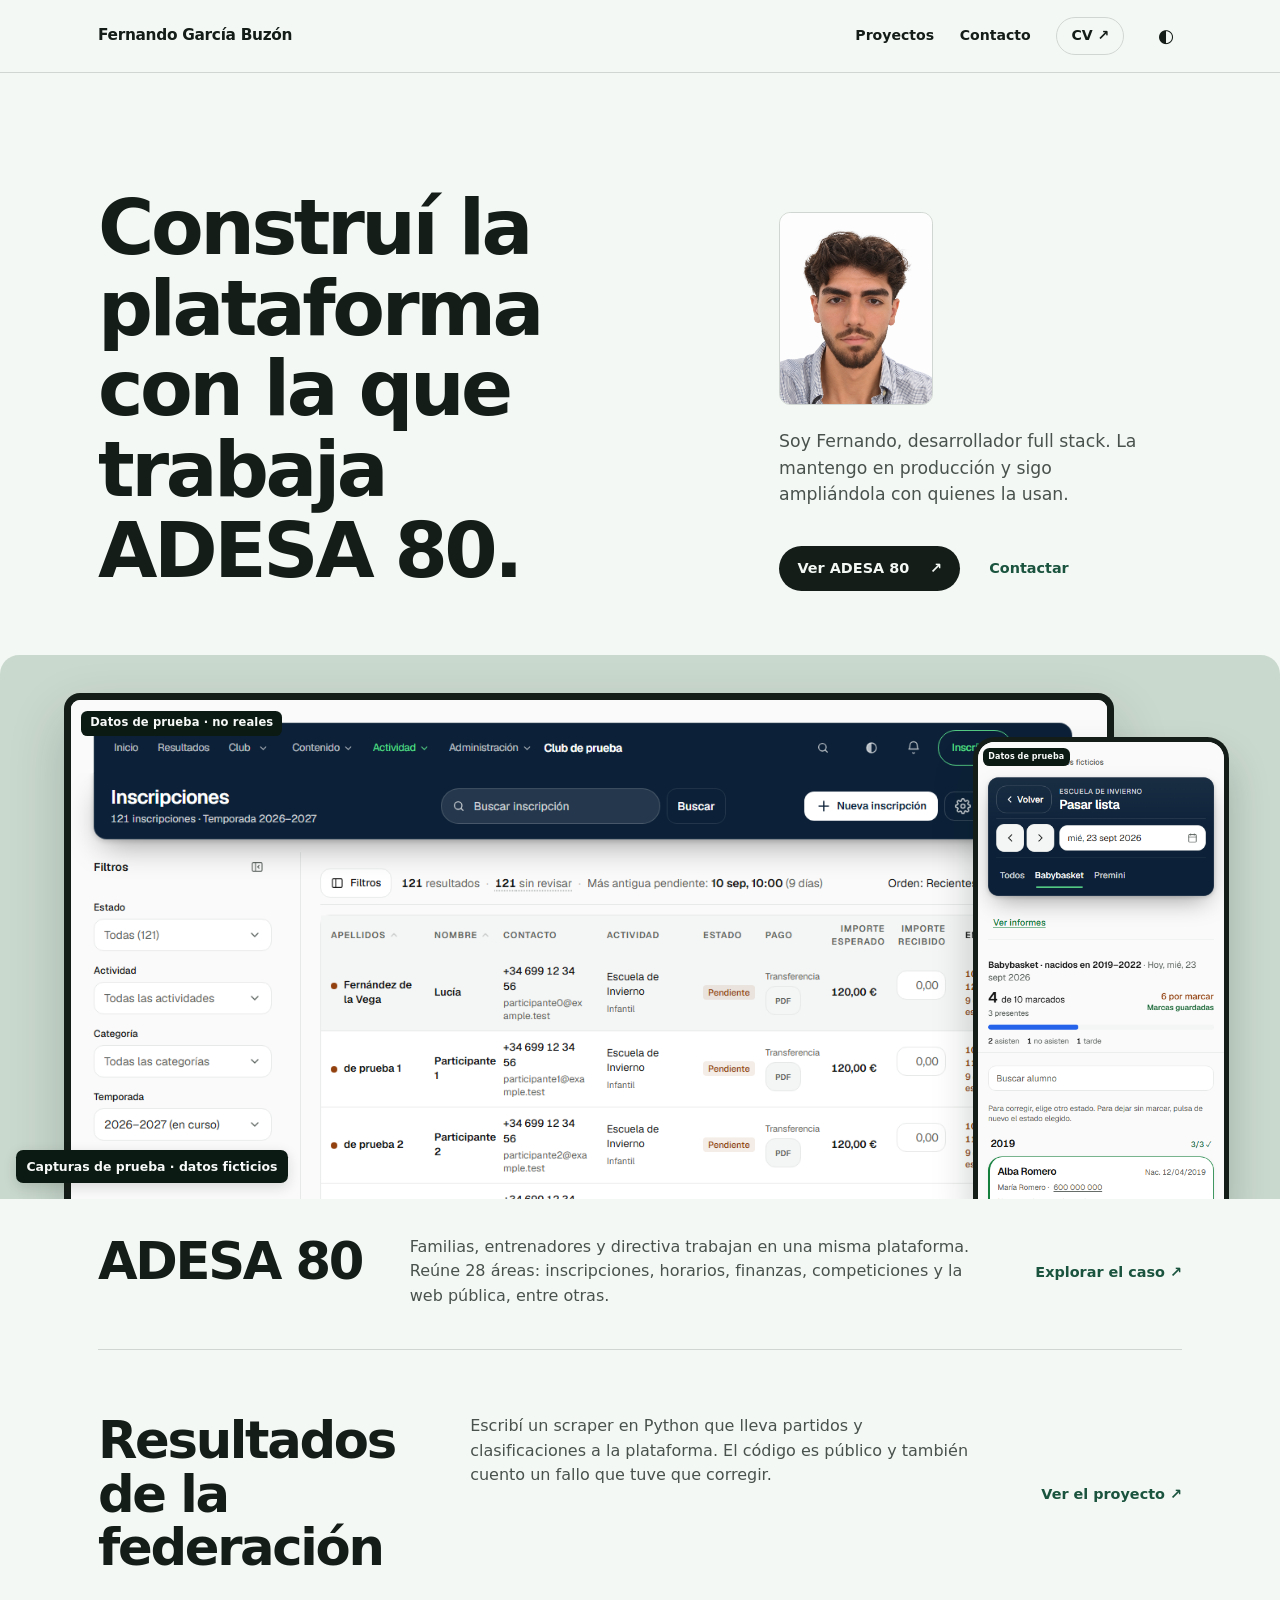
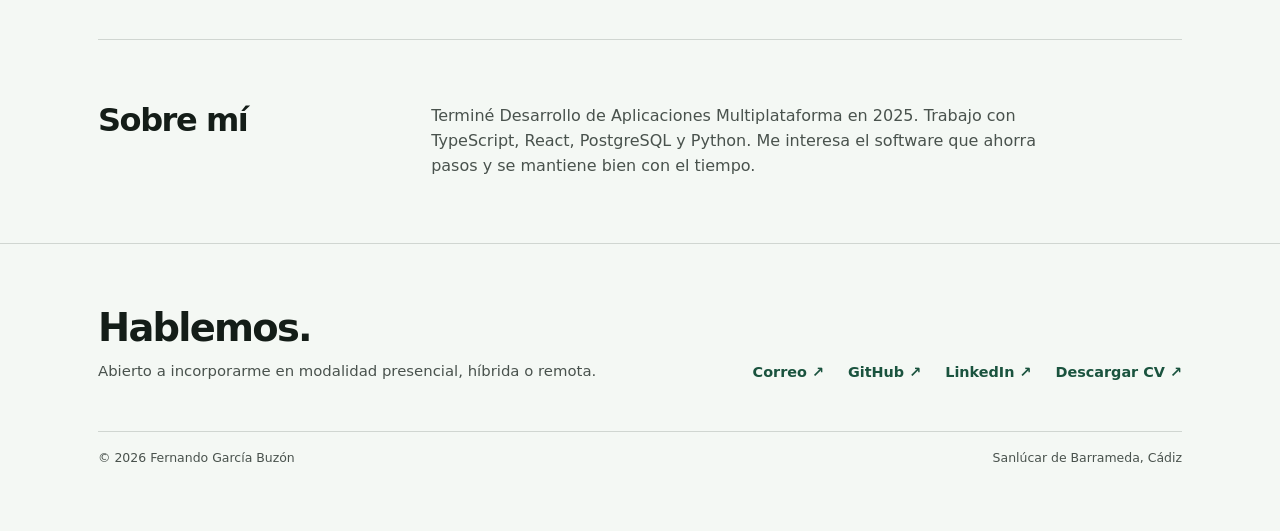
<file: index.html>
<!doctype html>
<html lang="es">
<head>
  <meta charset="utf-8">
  <meta name="viewport" content="width=device-width, initial-scale=1">
  <title>Fernando García Buzón · Desarrollador full stack</title>
  <meta name="description" content="Desarrollo y mantengo ADESA 80, una plataforma en producción para familias, entrenadores y directiva. Proyectos, código y contacto de Fernando García Buzón.">
  <link rel="canonical" href="https://fernandogbuzon.github.io/mi-portfolio/">
  <link rel="icon" href="marca/favicon.svg" type="image/svg+xml">
  <meta property="og:type" content="profile">
  <meta property="og:locale" content="es_ES">
  <meta property="og:url" content="https://fernandogbuzon.github.io/mi-portfolio/">
  <meta property="og:title" content="Fernando García Buzón · Desarrollador full stack">
  <meta property="og:description" content="Construí y mantengo la plataforma con la que trabaja ADESA 80.">
  <meta property="og:image" content="https://fernandogbuzon.github.io/mi-portfolio/marca/og.png?v=2">
  <meta name="twitter:card" content="summary_large_image">
  <link rel="stylesheet" href="css/portfolio.css?v=2">
  <script>try{var t=localStorage.getItem('tema');if(t==='claro'||t==='noche')document.documentElement.dataset.tema=t}catch(e){}</script>
  <script src="js/portfolio.js?v=1" defer></script>
</head>
<body>
  <a class="salto" href="#contenido">Saltar al contenido</a>
  <header class="cabecera">
    <div class="envoltura cabecera__interior">
      <a class="marca" href="index.html" aria-label="Fernando García Buzón, inicio">Fernando García Buzón</a>
      <nav class="navegacion" aria-label="Principal">
        <a href="#proyectos">Proyectos</a>
        <a href="#contacto">Contacto</a>
        <a class="cv-enlace" href="cv-fernando-garcia-buzon.pdf" download>CV ↗</a>
        <button class="tema" type="button" data-tema-boton aria-label="Cambiar tema" title="Cambiar tema">◐</button>
      </nav>
    </div>
  </header>

  <main id="contenido">
    <section class="envoltura hero" aria-labelledby="presentacion">
      <h1 id="presentacion">Construí la plataforma con la que trabaja ADESA 80.</h1>
      <div class="hero__presentacion">
        <img class="hero__retrato" src="media/fernando-garcia-buzon.png" width="1121" height="1403" alt="Retrato de Fernando García Buzón" decoding="async">
        <p>Soy Fernando, desarrollador full stack. La mantengo en producción y sigo ampliándola con quienes la usan.</p>
        <div class="acciones">
          <a class="boton" href="casos/adesa-digital.html">Ver ADESA 80 <span aria-hidden="true">↗</span></a>
          <a class="enlace-texto" href="mailto:fernandogbuzon@gmail.com?subject=Hola%20Fernando">Contactar</a>
        </div>
      </div>
    </section>

    <div class="escena" aria-label="Pantallas de la plataforma con datos ficticios">
      <div class="escena__escritorio">
        <span class="captura__aviso">Datos de prueba · no reales</span>
        <img src="media/adesa/inscripciones-demo.png" width="1280" height="800" alt="Bandeja de inscripciones de un club de prueba, con nombres y correos ficticios" fetchpriority="high">
      </div>
      <div class="escena__movil">
        <span class="captura__aviso">Datos de prueba</span>
        <img src="media/adesa/pase-lista-demo.png" width="390" height="2641" alt="Pase de lista móvil de la Escuela de Invierno con alumnado ficticio" fetchpriority="high">
      </div>
      <span class="aviso-global">Capturas de prueba · datos ficticios</span>
    </div>

    <div class="envoltura">
      <section class="proyecto-principal" id="proyectos" aria-labelledby="adesa-titulo">
        <h2 id="adesa-titulo">ADESA 80</h2>
        <p>Familias, entrenadores y directiva trabajan en una misma plataforma. Reúne 28 áreas: inscripciones, horarios, finanzas, competiciones y la web pública, entre otras.</p>
        <a class="enlace-texto" href="casos/adesa-digital.html#modulos">Explorar el caso ↗</a>
      </section>

      <section class="proyecto-secundario" aria-labelledby="scraper-titulo">
        <h2 id="scraper-titulo">Resultados de la federación</h2>
        <p>Escribí un scraper en Python que lleva partidos y clasificaciones a la plataforma. El código es público y también cuento un fallo que tuve que corregir.</p>
        <a class="enlace-texto" href="casos/fab-cadiz-scraper.html">Ver el proyecto ↗</a>
      </section>

      <section class="sobre-mi" id="sobre-mi" aria-labelledby="sobre-mi-titulo">
        <h2 id="sobre-mi-titulo">Sobre mí</h2>
        <p>Terminé Desarrollo de Aplicaciones Multiplataforma en 2025. Trabajo con TypeScript, React, PostgreSQL y Python. Me interesa el software que ahorra pasos y se mantiene bien con el tiempo.</p>
      </section>
    </div>
  </main>

  <footer class="pie" id="contacto">
    <div class="envoltura">
      <div class="pie__principal">
        <div>
          <h2>Hablemos.</h2>
          <p>Abierto a incorporarme en modalidad presencial, híbrida o remota.</p>
        </div>
        <div class="pie__enlaces">
          <a class="enlace-texto" href="mailto:fernandogbuzon@gmail.com?subject=Hola%20Fernando">Correo ↗</a>
          <a class="enlace-texto" href="https://github.com/Fernandogbuzon" target="_blank" rel="noopener">GitHub ↗</a>
          <a class="enlace-texto" href="https://www.linkedin.com/in/fernando-garc%C3%ADa-buz%C3%B3n-02939328b/" target="_blank" rel="noopener">LinkedIn ↗</a>
          <a class="enlace-texto" href="cv-fernando-garcia-buzon.pdf" download>Descargar CV ↗</a>
        </div>
      </div>
      <div class="pie__base"><span>© <span data-anio>2026</span> Fernando García Buzón</span><span>Sanlúcar de Barrameda, Cádiz</span></div>
    </div>
  </footer>
</body>
</html>
</file>
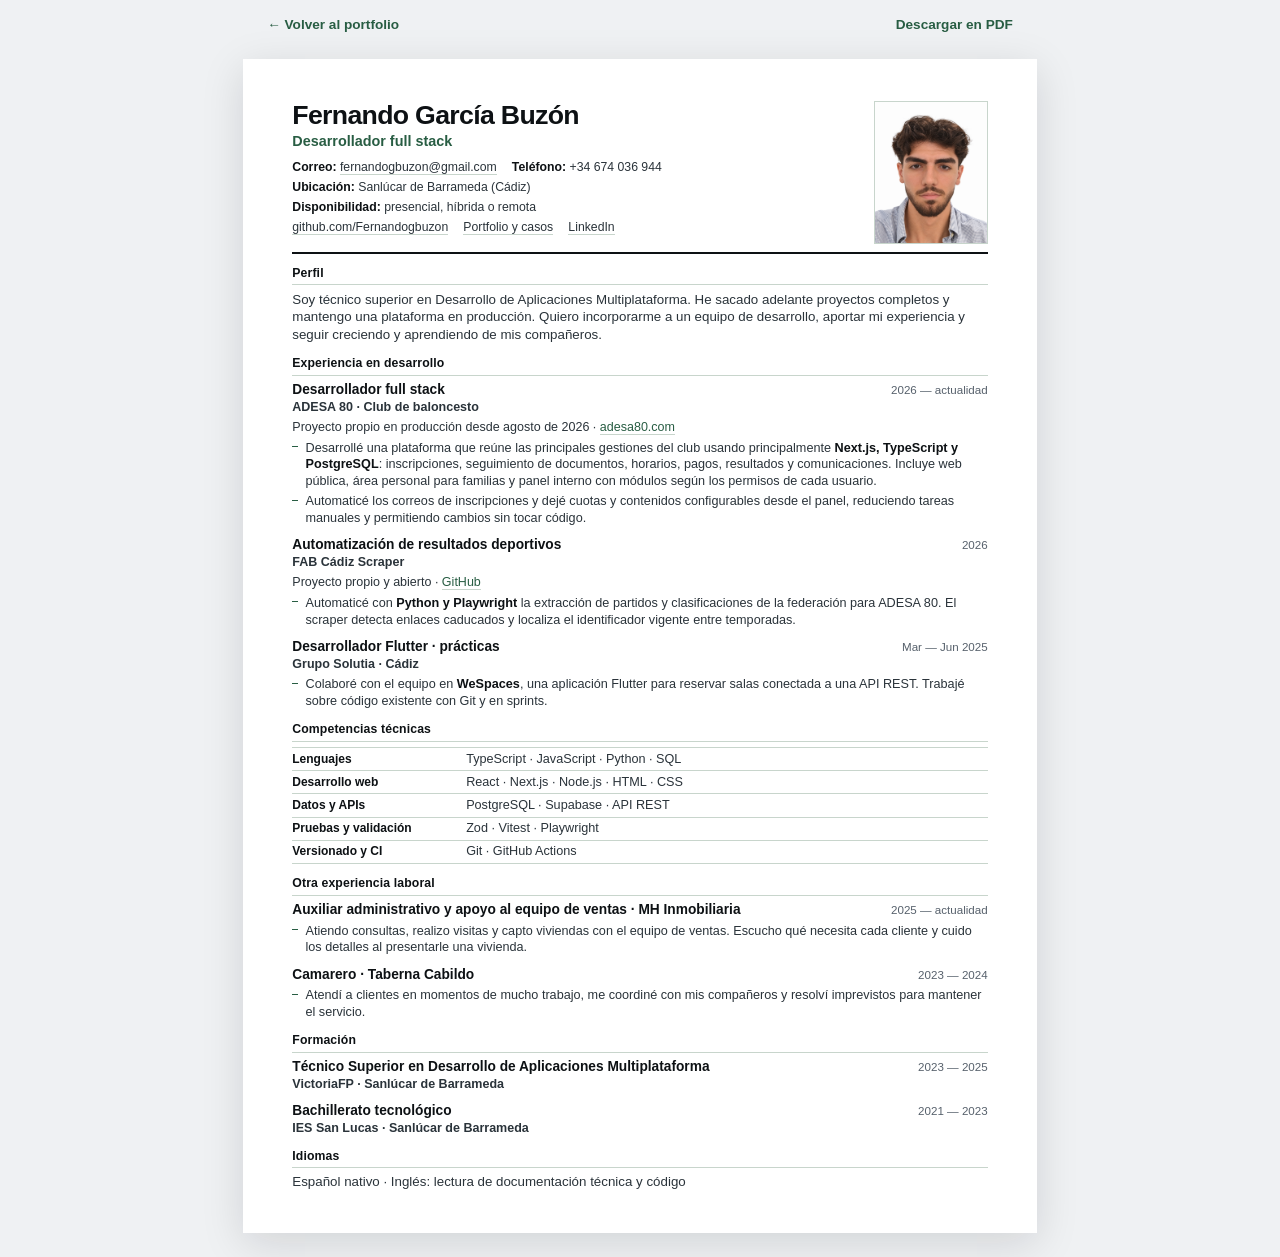
<file: cv.html>
<!doctype html>
<html lang="es">
<head>
<meta charset="utf-8">
<meta name="viewport" content="width=device-width, initial-scale=1">
<title>Fernando García Buzón · Desarrollador full stack</title>
<meta name="description" content="Currículum de Fernando García Buzón, desarrollador full stack de aplicaciones de negocio y datos.">
<link rel="icon" href="marca/favicon.svg" type="image/svg+xml">
<meta name="robots" content="index, follow">

<style>
/* ============================================================
   CV · una página A4, pensada primero para imprimirse.
   Misma tinta y misma letra que el sitio, sin la retícula ni el
   cajetín: en papel esos recursos estorban a quien tiene prisa.
   Un CV lo lee una persona con prisa y, antes que ella, a veces
   un filtro automático. Una sola columna, texto seleccionable,
   nada de iconos que sustituyan palabras.
   ============================================================ */

/* Paleta del portfolio y fuentes estándar para imprimir y extraer el texto. */
:root{
  --tinta:#0D1114;
  --tinta-suave:#2A333A;
  --tinta-tenue:#57616C;
  --regla:#C8D5CC;
  --acento:#285D43;
  --papel:#FFFFFF;
  --texto:Arial,'Helvetica Neue',sans-serif;
  --dato:Consolas,'Courier New',monospace;
}

*,*::before,*::after{box-sizing:border-box;margin:0;padding:0}

body{
  font-family:var(--texto);
  color:var(--tinta-suave);
  background:#EFF1F3;
  line-height:1.33;
  font-size:10pt;
  -webkit-font-smoothing:antialiased;
}

.hoja{
  background:var(--papel);
  width:210mm;
  min-height:297mm;
  margin:1.5rem auto;
  padding:11mm 13mm;
  box-shadow:0 10px 40px rgba(13,17,20,.13);
}

/* ---------- Cabecera ---------- */

.cab{
  display:grid;grid-template-columns:minmax(0,1fr) 30mm;column-gap:5mm;
  min-height:38mm;border-bottom:1.5pt solid var(--tinta);
  padding-bottom:2mm;margin-bottom:3mm;
}
.cab__datos{min-width:0}
.foto-slot{
  grid-column:2;grid-row:1;width:30mm;height:38mm;justify-self:end;
  border:.6pt solid var(--regla);
  overflow:hidden;
}
.foto-slot img{display:block;width:100%;height:100%;object-fit:cover;object-position:center}
.cab h1{
  font-size:20pt;font-weight:700;color:var(--tinta);
  letter-spacing:-.025em;line-height:1.05;margin-bottom:1mm;
}
.rol{font-size:10.8pt;font-weight:600;color:var(--acento);margin-bottom:2mm}

.contacto{
  display:grid;gap:1mm;
  font-size:9.2pt;color:var(--tinta-suave);
}
.contacto__grupo{display:flex;flex-wrap:wrap;gap:1mm 4mm}
.contacto span{white-space:nowrap}
.contacto a{color:var(--tinta-suave);text-decoration:none;border-bottom:.4pt solid var(--regla)}
.contacto b{color:var(--tinta);font-weight:600}

/* ---------- Secciones ---------- */

section{margin-bottom:3mm}
section:last-child{margin-bottom:0}

h2{
  font-family:var(--texto);
  font-size:9.2pt;font-weight:700;color:var(--tinta);
  letter-spacing:.01em;
  padding-bottom:.8mm;margin-bottom:1.4mm;
  border-bottom:.6pt solid var(--regla);
}

.perfil{font-size:10pt;color:var(--tinta-suave);max-width:none}
.perfil b{color:var(--tinta);font-weight:600}

/* ---------- Entradas ---------- */

.entrada{margin-bottom:2.5mm;break-inside:avoid}
.entrada:last-child{margin-bottom:0}

.linea1{display:flex;justify-content:space-between;align-items:baseline;gap:4mm}
.entrada h3{font-size:10.3pt;font-weight:600;color:var(--tinta);line-height:1.3}
.cuando{
  font-family:var(--texto);
  font-size:8.7pt;color:var(--tinta-tenue);white-space:nowrap;
  font-variant-numeric:tabular-nums;
}
.donde{font-size:9.2pt;color:var(--acento);font-weight:600;margin-bottom:1mm}
.entrada p{font-size:9.4pt;color:var(--tinta-suave)}
.entrada ul{list-style:none;margin-top:1mm}
.entrada li{font-size:9.5pt;padding-left:3.5mm;position:relative;margin-bottom:.8mm}
.entrada li::before{
  content:"";position:absolute;left:0;top:1.75mm;
  width:1.6mm;height:.5pt;background:var(--acento);
}
.entrada li b{color:var(--tinta);font-weight:600}

/* ---------- Stack ---------- */

.stack{display:grid;border-top:.5pt solid var(--regla)}
.nivel{
  display:grid;grid-template-columns:42mm minmax(0,1fr);gap:4mm;
  align-items:baseline;break-inside:avoid;padding:.7mm 0;
  border-bottom:.5pt solid var(--regla);
}
.nivel dt{
  font-size:9pt;font-weight:600;color:var(--tinta);
}
.nivel dd{font-size:9.5pt;color:var(--tinta-suave)}
.nivel .apunte{display:block;font-size:8pt;color:var(--tinta-tenue);font-weight:400;text-transform:none;letter-spacing:0;margin-top:.3mm}

/* ---------- Experiencia adicional ---------- */
.matiz{font-size:8.7pt;color:var(--tinta-tenue);margin-top:.4mm}
.matiz a{color:var(--acento);text-decoration:none;border-bottom:.4pt solid var(--regla)}

/* ---------- Barra de la web (no se imprime) ---------- */

.barra{
  max-width:210mm;margin:0 auto;padding:1rem 1.5rem 0;
  display:flex;justify-content:space-between;align-items:center;gap:1rem;flex-wrap:wrap;
  font-size:.85rem;
}
.barra a{
  color:var(--acento);font-weight:600;text-decoration:none;
  border-bottom:1px solid transparent;
}
.barra a:hover{border-color:var(--acento)}

/* ---------- Impresión ---------- */

@page{size:A4;margin:0}

@media print{
  body{background:#fff;font-size:10pt}
  .hoja{
    width:auto;min-height:auto;margin:0;
    padding:5mm 12mm;box-shadow:none;
  }
  section{margin-bottom:1.4mm}
  .entrada{margin-bottom:1.5mm}
  .entrada li{margin-bottom:.5mm}
  .barra{display:none}
  a{text-decoration:none}
}

@media screen and (max-width:230mm){
  .hoja{width:auto;max-width:100%;margin:0;padding:7vw 6vw;box-shadow:none}
  body{background:#fff}
  .cab{grid-template-columns:minmax(0,1fr) 27mm;column-gap:4mm;min-height:0}
  .cab__datos{display:contents}
  .cab__identidad{grid-column:1;grid-row:1}
  .contacto{grid-column:1 / -1;grid-row:2;margin-top:2mm}
  .foto-slot{grid-column:2;grid-row:1;width:27mm;height:34mm}
  .linea1{flex-direction:column;gap:0}
  .nivel{grid-template-columns:1fr;gap:.5mm}
}
</style>
</head>
<body>

<div class="barra">
  <a href="index.html">← Volver al portfolio</a>
  <a href="cv-fernando-garcia-buzon.pdf" download>Descargar en PDF</a>
</div>

<div class="hoja">

  <header class="cab">
    <div class="cab__datos">
      <div class="cab__identidad">
        <h1>Fernando García Buzón</h1>
        <p class="rol">Desarrollador full stack</p>
      </div>
      <div class="contacto">
        <div class="contacto__grupo">
          <span><b>Correo:</b> <a href="mailto:fernandogbuzon@gmail.com">fernandogbuzon@gmail.com</a></span>
          <span><b>Teléfono:</b> +34 674 036 944</span>
          <span><b>Ubicación:</b> Sanlúcar de Barrameda (Cádiz)</span>
        </div>
        <div class="contacto__grupo">
          <span><b>Disponibilidad:</b> presencial, híbrida o remota</span>
        </div>
        <div class="contacto__grupo">
          <span><a href="https://github.com/Fernandogbuzon">github.com/Fernandogbuzon</a></span>
          <span><a href="https://fernandogbuzon.github.io/mi-portfolio/">Portfolio y casos</a></span>
          <span><a href="https://www.linkedin.com/in/fernando-garc%C3%ADa-buz%C3%B3n-02939328b/">LinkedIn</a></span>
        </div>
      </div>
    </div>
    <div class="foto-slot"><img src="media/fernando-garcia-buzon.png" alt="Fotografía de Fernando García Buzón" width="1121" height="1403"></div>
  </header>

  <section>
    <h2>Perfil</h2>
    <p class="perfil">
      Soy técnico superior en Desarrollo de Aplicaciones Multiplataforma.
      He sacado adelante proyectos completos y mantengo una plataforma en
      producción. Quiero incorporarme a un equipo de desarrollo, aportar mi
      experiencia y seguir creciendo y aprendiendo de mis compañeros.
    </p>
  </section>

  <section>
    <h2>Experiencia en desarrollo</h2>

    <div class="entrada">
      <div class="linea1">
        <h3>Desarrollador full stack</h3>
        <span class="cuando">2026 — actualidad</span>
      </div>
      <p class="donde">ADESA 80 · Club de baloncesto</p>
      <p class="matiz">Proyecto propio en producción desde agosto de 2026 · <a href="https://adesa80.com/">adesa80.com</a></p>
      <ul>
        <li>Desarrollé una plataforma que reúne las principales gestiones del club usando principalmente <b>Next.js, TypeScript y PostgreSQL</b>: inscripciones, seguimiento de documentos, horarios, pagos, resultados y comunicaciones. Incluye web pública, área personal para familias y panel interno con módulos según los permisos de cada usuario.</li>
        <li>Automaticé los correos de inscripciones y dejé cuotas y contenidos configurables desde el panel, reduciendo tareas manuales y permitiendo cambios sin tocar código.</li>
      </ul>
    </div>

    <div class="entrada">
      <div class="linea1">
        <h3>Automatización de resultados deportivos</h3>
        <span class="cuando">2026</span>
      </div>
      <p class="donde">FAB Cádiz Scraper</p>
      <p class="matiz">Proyecto propio y abierto · <a href="https://github.com/Fernandogbuzon/fab-cadiz-scraper">GitHub</a></p>
      <ul>
        <li>Automaticé con <b>Python y Playwright</b> la extracción de partidos y clasificaciones de la federación para ADESA 80. El scraper detecta enlaces caducados y localiza el identificador vigente entre temporadas.</li>
      </ul>
    </div>

    <div class="entrada">
      <div class="linea1">
        <h3>Desarrollador Flutter · prácticas</h3>
        <span class="cuando">Mar — Jun 2025</span>
      </div>
      <p class="donde">Grupo Solutia · Cádiz</p>
      <ul>
        <li>Colaboré con el equipo en <b>WeSpaces</b>, una aplicación Flutter para reservar salas conectada a una API REST. Trabajé sobre código existente con Git y en sprints.</li>
      </ul>
    </div>
  </section>

  <section>
    <h2>Competencias técnicas</h2>
    <dl class="stack">
      <div class="nivel">
        <dt>Lenguajes</dt>
        <dd>TypeScript · JavaScript · Python · SQL</dd>
      </div>
      <div class="nivel">
        <dt>Desarrollo web</dt>
        <dd>React · Next.js · Node.js · HTML · CSS</dd>
      </div>
      <div class="nivel">
        <dt>Datos y APIs</dt>
        <dd>PostgreSQL · Supabase · API REST</dd>
      </div>
      <div class="nivel">
        <dt>Pruebas y validación</dt>
        <dd>Zod · Vitest · Playwright</dd>
      </div>
      <div class="nivel">
        <dt>Versionado y CI</dt>
        <dd>Git · GitHub Actions</dd>
      </div>
    </dl>
  </section>

  <section>
    <h2>Otra experiencia laboral</h2>
    <div class="entrada">
      <div class="linea1">
        <h3>Auxiliar administrativo y apoyo al equipo de ventas · MH Inmobiliaria</h3>
        <span class="cuando">2025 — actualidad</span>
      </div>
      <ul>
        <li>Atiendo consultas, realizo visitas y capto viviendas con el equipo de ventas. Escucho qué necesita cada cliente y cuido los detalles al presentarle una vivienda.</li>
      </ul>
    </div>
    <div class="entrada">
      <div class="linea1">
        <h3>Camarero · Taberna Cabildo</h3>
        <span class="cuando">2023 — 2024</span>
      </div>
      <ul>
        <li>Atendí a clientes en momentos de mucho trabajo, me coordiné con mis compañeros y resolví imprevistos para mantener el servicio.</li>
      </ul>
    </div>
  </section>

  <section>
    <h2>Formación</h2>
    <div class="entrada">
      <div class="linea1">
        <h3>Técnico Superior en Desarrollo de Aplicaciones Multiplataforma</h3>
        <span class="cuando">2023 — 2025</span>
      </div>
      <p class="donde">VictoriaFP · Sanlúcar de Barrameda</p>
    </div>
    <div class="entrada">
      <div class="linea1">
        <h3>Bachillerato tecnológico</h3>
        <span class="cuando">2021 — 2023</span>
      </div>
      <p class="donde">IES San Lucas · Sanlúcar de Barrameda</p>
    </div>
  </section>

  <section>
    <h2>Idiomas</h2>
    <p>Español nativo · Inglés: lectura de documentación técnica y código</p>
  </section>

</div>

</body>
</html>
</file>
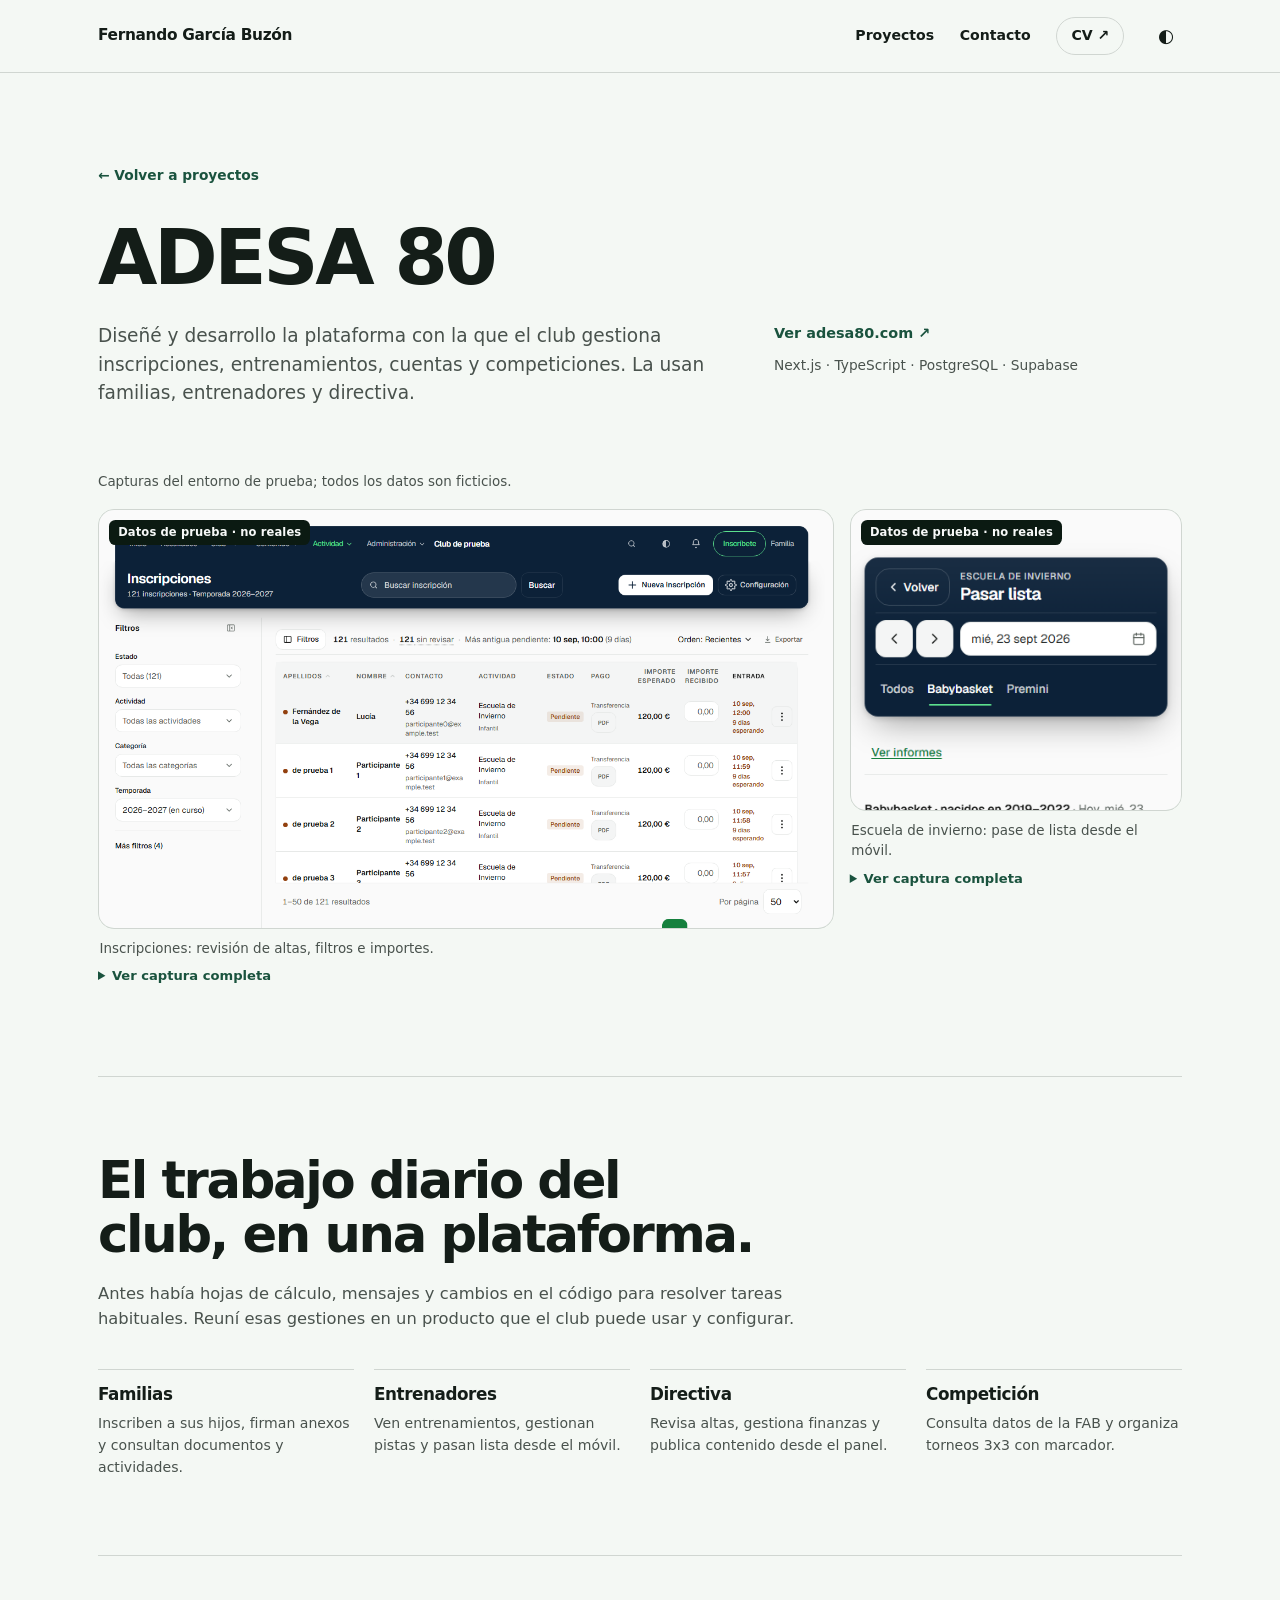
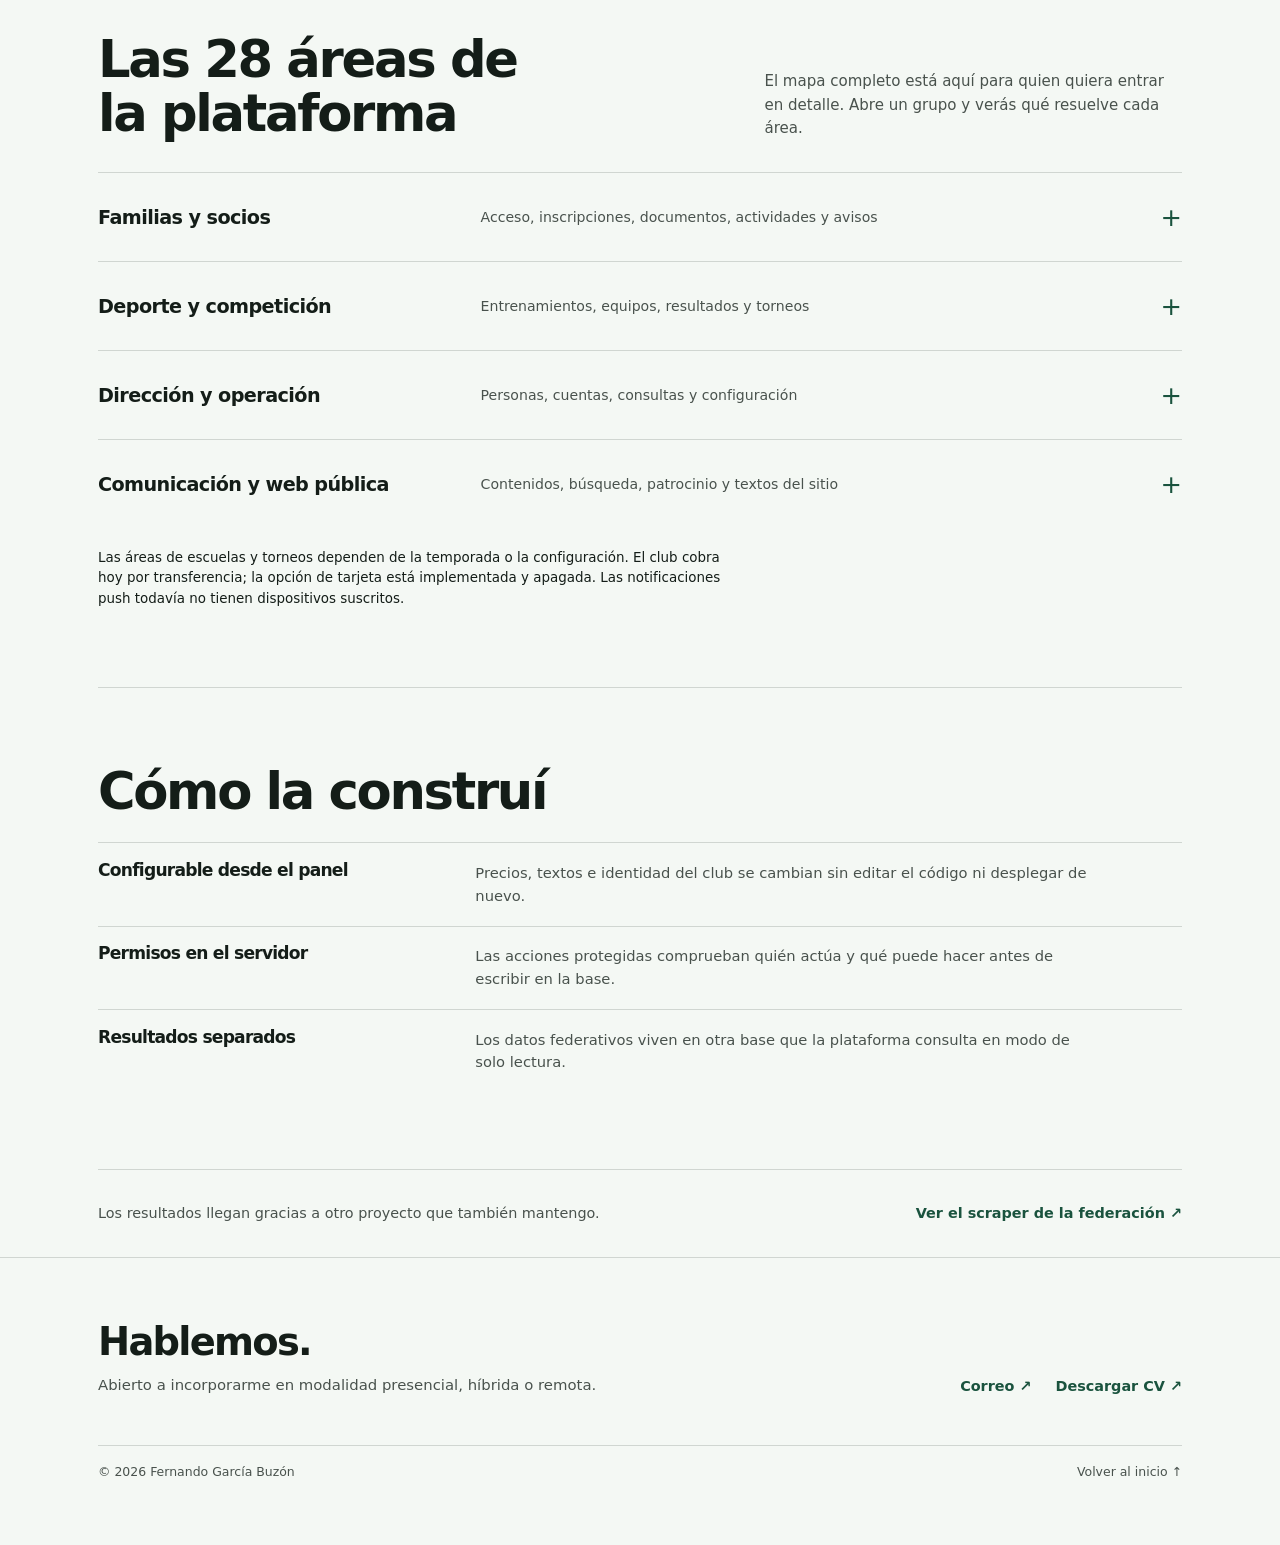
<file: casos/adesa-digital.html>
<!doctype html>
<html lang="es">
<head>
  <meta charset="utf-8">
  <meta name="viewport" content="width=device-width, initial-scale=1">
  <title>ADESA 80 · Fernando García Buzón</title>
  <meta name="description" content="La plataforma que desarrollé para ADESA 80: 28 áreas para familias, entrenadores, directiva y competición, con capturas de prueba y decisiones técnicas.">
  <link rel="canonical" href="https://fernandogbuzon.github.io/mi-portfolio/casos/adesa-digital.html">
  <link rel="icon" href="../marca/favicon.svg" type="image/svg+xml">
  <meta property="og:type" content="article">
  <meta property="og:locale" content="es_ES">
  <meta property="og:url" content="https://fernandogbuzon.github.io/mi-portfolio/casos/adesa-digital.html">
  <meta property="og:title" content="ADESA 80 · Fernando García Buzón">
  <meta property="og:description" content="Una plataforma en producción para el trabajo diario de un club, con 28 áreas conectadas.">
  <meta property="og:image" content="https://fernandogbuzon.github.io/mi-portfolio/marca/og.png?v=2">
  <meta name="twitter:card" content="summary_large_image">
  <link rel="stylesheet" href="../css/portfolio.css?v=1">
  <script>try{var t=localStorage.getItem('tema');if(t==='claro'||t==='noche')document.documentElement.dataset.tema=t}catch(e){}</script>
  <script src="../js/portfolio.js?v=1" defer></script>
</head>
<body>
  <a class="salto" href="#contenido">Saltar al contenido</a>
  <header class="cabecera">
    <div class="envoltura cabecera__interior">
      <a class="marca" href="../index.html" aria-label="Fernando García Buzón, inicio">Fernando García Buzón</a>
      <nav class="navegacion" aria-label="Principal">
        <a href="../index.html#proyectos">Proyectos</a>
        <a href="#contacto">Contacto</a>
        <a class="cv-enlace" href="../cv-fernando-garcia-buzon.pdf" download>CV ↗</a>
        <button class="tema" type="button" data-tema-boton aria-label="Cambiar tema" title="Cambiar tema">◐</button>
      </nav>
    </div>
  </header>

  <main id="contenido" class="envoltura">
    <div class="caso-hero">
      <a class="volver" href="../index.html#proyectos">← Volver a proyectos</a>
      <h1>ADESA 80</h1>
      <div class="caso-hero__intro">
        <p>Diseñé y desarrollo la plataforma con la que el club gestiona inscripciones, entrenamientos, cuentas y competiciones. La usan familias, entrenadores y directiva.</p>
        <div class="caso-enlaces">
          <a class="enlace-texto" href="https://adesa80.com" target="_blank" rel="noopener">Ver adesa80.com ↗</a>
          <span>Next.js · TypeScript · PostgreSQL · Supabase</span>
        </div>
      </div>
    </div>

    <div class="caso-galeria" aria-label="Pantallas de gestión con datos ficticios">
      <p class="caso-galeria__aviso">Capturas del entorno de prueba; todos los datos son ficticios.</p>
      <figure>
        <div class="captura captura--ancha">
          <span class="captura__aviso">Datos de prueba · no reales</span>
          <img src="../media/adesa/inscripciones-demo.png" width="1280" height="800" alt="Panel de inscripciones en entorno de prueba, con nombres, correos e importes ficticios">
        </div>
        <figcaption>Inscripciones: revisión de altas, filtros e importes.</figcaption>
        <details class="captura-completa">
          <summary>Ver captura completa</summary>
          <div class="captura-completa__interior"><p>ENTORNO DE PRUEBA · DATOS FICTICIOS · NO REALES</p><img src="../media/adesa/inscripciones-demo.png" width="1280" height="800" loading="lazy" alt="Captura completa del panel de inscripciones con datos ficticios"></div>
        </details>
      </figure>
      <figure>
        <div class="captura captura--estrecha">
          <span class="captura__aviso">Datos de prueba · no reales</span>
          <img src="../media/adesa/pase-lista-demo.png" width="390" height="2641" alt="Pase de lista móvil de Escuela de Invierno con alumnado ficticio">
        </div>
        <figcaption>Escuela de invierno: pase de lista desde el móvil.</figcaption>
        <details class="captura-completa">
          <summary>Ver captura completa</summary>
          <div class="captura-completa__interior"><p>ENTORNO DE PRUEBA · DATOS FICTICIOS · NO REALES</p><img src="../media/adesa/pase-lista-demo.png" width="390" height="2641" loading="lazy" alt="Captura completa del pase de lista móvil con datos ficticios"></div>
        </details>
      </figure>
    </div>

    <section class="texto-breve" aria-labelledby="trabajo-titulo">
      <h2 id="trabajo-titulo">El trabajo diario del club, en una plataforma.</h2>
      <p>Antes había hojas de cálculo, mensajes y cambios en el código para resolver tareas habituales. Reuní esas gestiones en un producto que el club puede usar y configurar.</p>
      <div class="recorridos">
        <article><h3>Familias</h3><p>Inscriben a sus hijos, firman anexos y consultan documentos y actividades.</p></article>
        <article><h3>Entrenadores</h3><p>Ven entrenamientos, gestionan pistas y pasan lista desde el móvil.</p></article>
        <article><h3>Directiva</h3><p>Revisa altas, gestiona finanzas y publica contenido desde el panel.</p></article>
        <article><h3>Competición</h3><p>Consulta datos de la FAB y organiza torneos 3x3 con marcador.</p></article>
      </div>
    </section>

    <section class="modulos" id="modulos" aria-labelledby="modulos-titulo">
      <div class="modulos__cab">
        <h2 id="modulos-titulo">Las 28 áreas de la plataforma</h2>
        <p>El mapa completo está aquí para quien quiera entrar en detalle. Abre un grupo y verás qué resuelve cada área.</p>
      </div>

      <details class="grupo">
        <summary><strong>Familias y socios</strong><span>Acceso, inscripciones, documentos, actividades y avisos</span></summary>
        <ul>
          <li><strong>Acceso</strong><span>Entrar, crear cuenta, recuperar contraseña y confirmar el correo.</span></li>
          <li><strong>Inscripciones</strong><span>Altas por pasos, firma de anexos y justificantes de transferencia.</span></li>
          <li><strong>Cuenta personal</strong><span>Perfil, trámites, preferencias, avisos y seguridad de cada usuario.</span></li>
          <li><strong>Documentos</strong><span>Archivos por tipo, vigencia y persona, con aviso de los que faltan.</span></li>
          <li><strong>Autobuses</strong><span>Reservas, plazas, paradas y hojas de viaje para conductores.</span></li>
          <li><strong>Escuela de invierno</strong><span>Inscripción, pase de lista móvil e informes de asistencia.</span></li>
          <li><strong>Escuela de verano</strong><span>Inscripción al campus y consulta de la actividad desde familia.</span></li>
          <li><strong>Notificaciones</strong><span>Avisos en la campana; push preparado para futuras suscripciones.</span></li>
          <li><strong>Agenda</strong><span>Próximos eventos personales a partir del calendario de entrenamientos.</span></li>
        </ul>
      </details>
      <details class="grupo">
        <summary><strong>Deporte y competición</strong><span>Entrenamientos, equipos, resultados y torneos</span></summary>
        <ul>
          <li><strong>Horarios y pistas</strong><span>Planificación de entrenamientos y solicitudes para pedir, ceder o intercambiar pista.</span></li>
          <li><strong>Equipos</strong><span>Fichas, plantillas y dorsales de los equipos por temporada.</span></li>
          <li><strong>Resultados FAB</strong><span>Partidos y clasificaciones federativas desde una base de solo lectura.</span></li>
          <li><strong>Torneos 3x3</strong><span>Inscripciones, sorteo, árbitros, marcador y pantalla del torneo.</span></li>
        </ul>
      </details>
      <details class="grupo">
        <summary><strong>Dirección y operación</strong><span>Personas, cuentas, consultas y configuración</span></summary>
        <ul>
          <li><strong>Usuarios y permisos</strong><span>Cuentas y permisos concretos según las tareas de cada persona.</span></li>
          <li><strong>Finanzas</strong><span>Presupuesto, movimientos bancarios, liquidaciones e informes por equipo.</span></li>
          <li><strong>Contacto</strong><span>Consultas recibidas, clasificación y aviso a la persona responsable.</span></li>
          <li><strong>Buzón</strong><span>Seguimiento de conversaciones y avisos internos sobre cada consulta.</span></li>
          <li><strong>Sugerencias</strong><span>Ideas de socios y gestión de su respuesta desde el panel.</span></li>
          <li><strong>Ajustes del club</strong><span>Identidad, textos, precios, módulos e integraciones editables desde el panel.</span></li>
        </ul>
      </details>
      <details class="grupo">
        <summary><strong>Comunicación y web pública</strong><span>Contenidos, búsqueda, patrocinio y textos del sitio</span></summary>
        <ul>
          <li><strong>Portada</strong><span>Bloques públicos y selección de contenidos que aparecen al entrar.</span></li>
          <li><strong>Club</strong><span>Historia, junta, logros y otros contenidos institucionales editables.</span></li>
          <li><strong>Noticias</strong><span>Redacción, programación y publicación con comentarios sujetos a moderación.</span></li>
          <li><strong>Galería</strong><span>Álbumes por temporada y fotos convertidas para cargar más rápido.</span></li>
          <li><strong>Patrocinadores</strong><span>Logotipos, espacios, enlaces y medición de clics de patrocinio.</span></li>
          <li><strong>Boletín</strong><span>Altas verificadas por correo y bajas mediante enlace personal.</span></li>
          <li><strong>Búsqueda</strong><span>Contenido público y resultados de gestión según los permisos.</span></li>
          <li><strong>Preguntas frecuentes</strong><span>Respuestas editables a las dudas habituales del club.</span></li>
          <li><strong>Textos legales</strong><span>Aviso legal, privacidad, cookies y condiciones adaptables al club.</span></li>
        </ul>
      </details>
      <p class="modulos__nota">Las áreas de escuelas y torneos dependen de la temporada o la configuración. El club cobra hoy por transferencia; la opción de tarjeta está implementada y apagada. Las notificaciones push todavía no tienen dispositivos suscritos.</p>
    </section>

    <section class="decisiones" aria-labelledby="decisiones-titulo">
      <h2 id="decisiones-titulo">Cómo la construí</h2>
      <div class="decision"><h3>Configurable desde el panel</h3><p>Precios, textos e identidad del club se cambian sin editar el código ni desplegar de nuevo.</p></div>
      <div class="decision"><h3>Permisos en el servidor</h3><p>Las acciones protegidas comprueban quién actúa y qué puede hacer antes de escribir en la base.</p></div>
      <div class="decision"><h3>Resultados separados</h3><p>Los datos federativos viven en otra base que la plataforma consulta en modo de solo lectura.</p></div>
    </section>

    <div class="caso-otro"><p>Los resultados llegan gracias a otro proyecto que también mantengo.</p><a class="enlace-texto" href="fab-cadiz-scraper.html">Ver el scraper de la federación ↗</a></div>
  </main>

  <footer class="pie" id="contacto">
    <div class="envoltura">
      <div class="pie__principal"><div><h2>Hablemos.</h2><p>Abierto a incorporarme en modalidad presencial, híbrida o remota.</p></div><div class="pie__enlaces"><a class="enlace-texto" href="mailto:fernandogbuzon@gmail.com?subject=Hola%20Fernando">Correo ↗</a><a class="enlace-texto" href="../cv-fernando-garcia-buzon.pdf" download>Descargar CV ↗</a></div></div>
      <div class="pie__base"><span>© <span data-anio>2026</span> Fernando García Buzón</span><a href="../index.html">Volver al inicio ↑</a></div>
    </div>
  </footer>
</body>
</html>
</file>
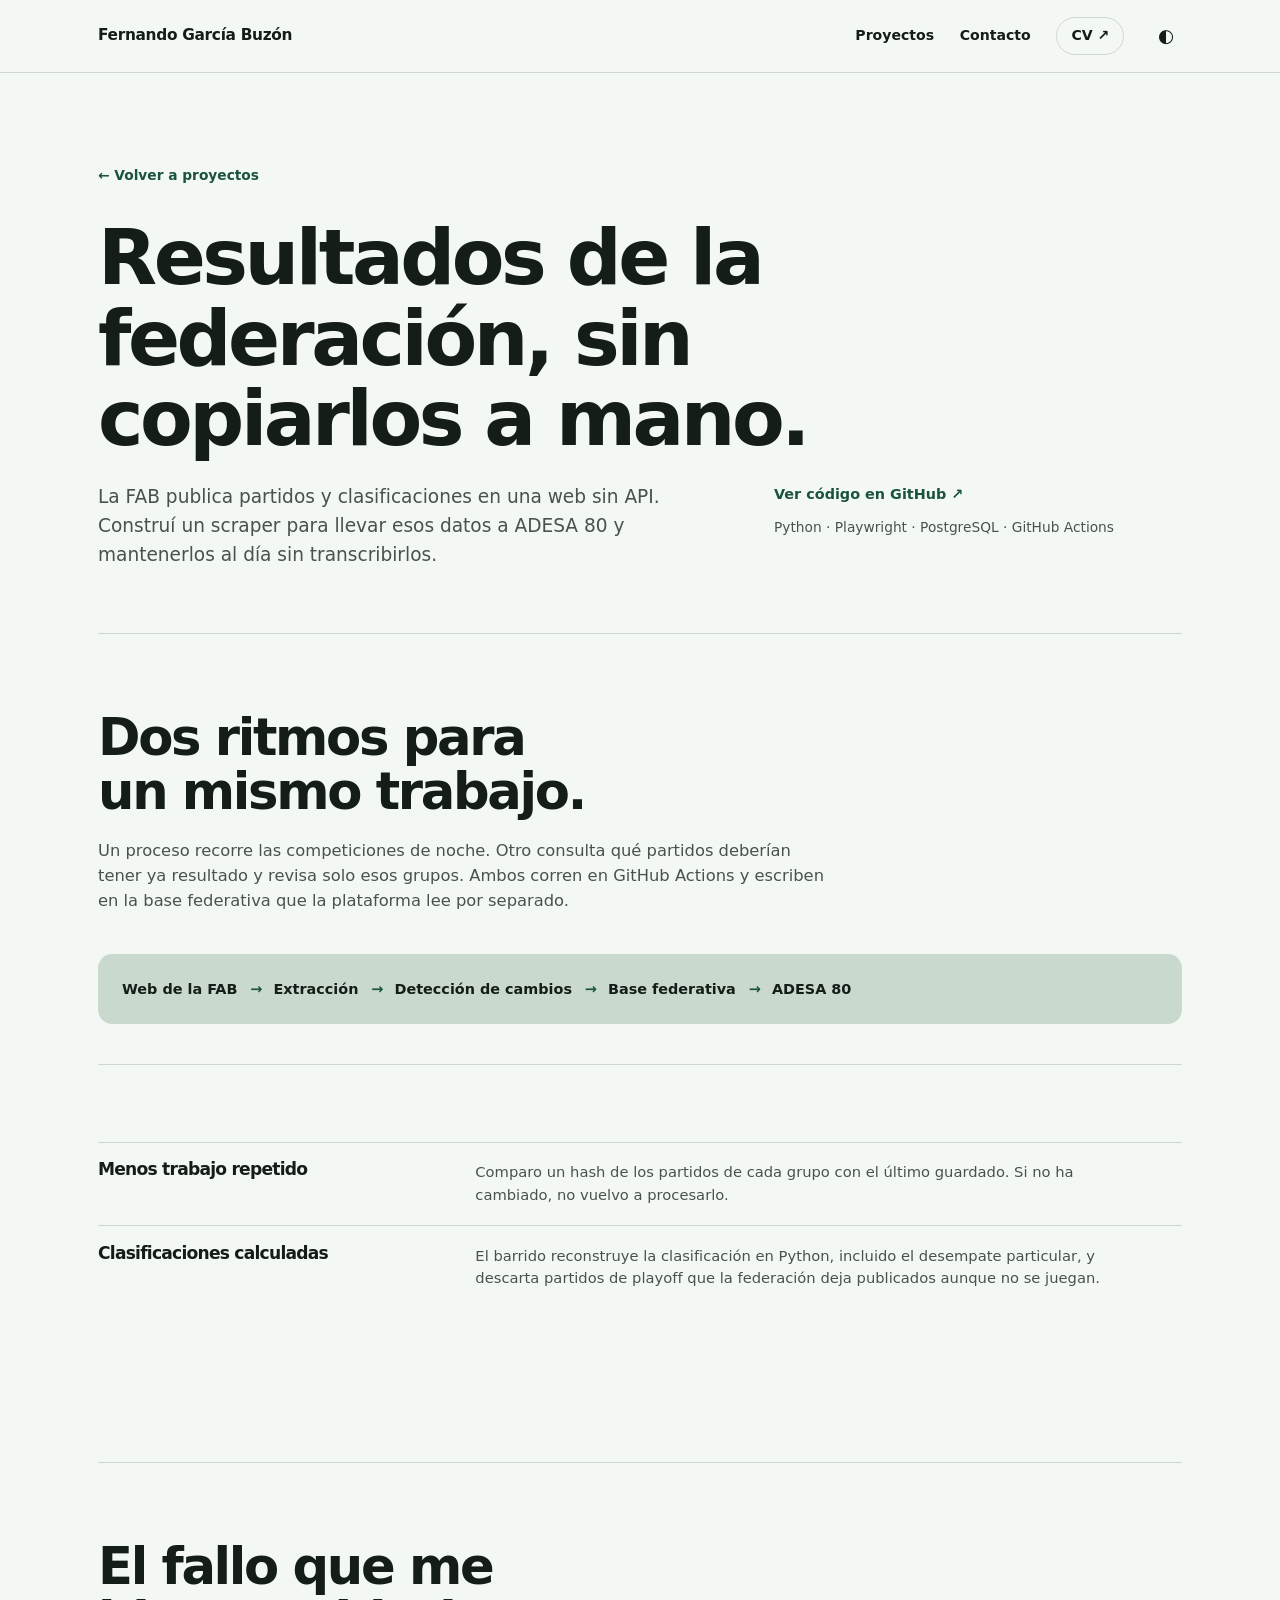
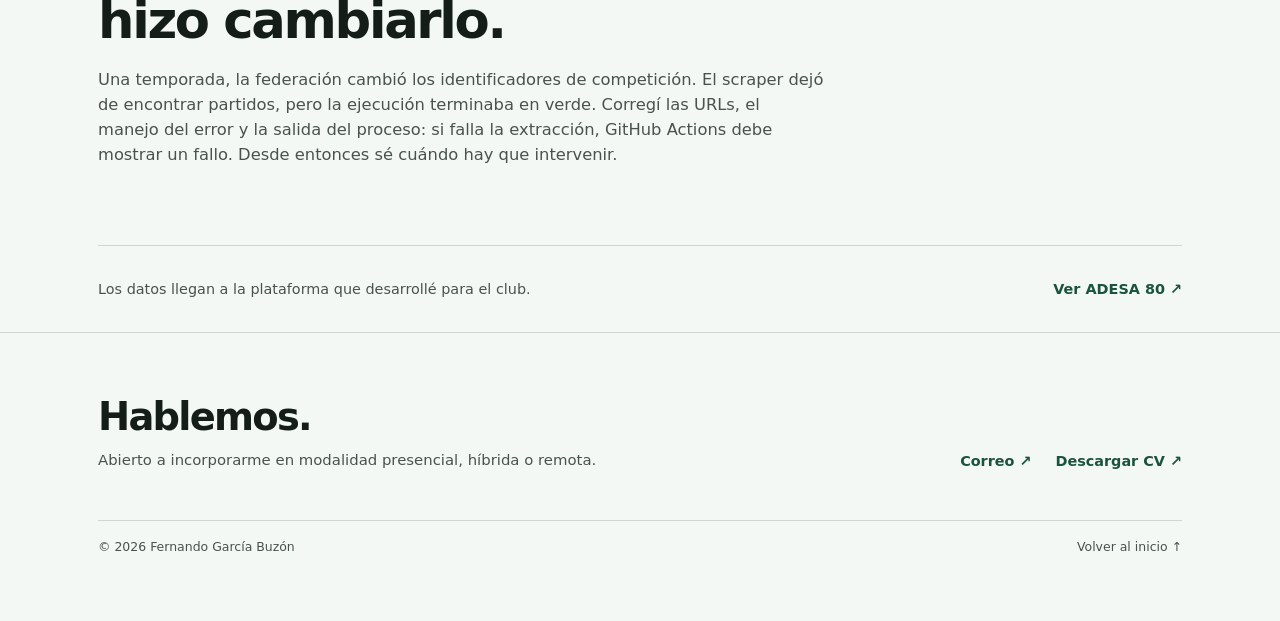
<file: casos/fab-cadiz-scraper.html>
<!doctype html>
<html lang="es">
<head>
  <meta charset="utf-8">
  <meta name="viewport" content="width=device-width, initial-scale=1">
  <title>Resultados de la federación · Fernando García Buzón</title>
  <meta name="description" content="Cómo llevo partidos y clasificaciones de la FAB a la plataforma de ADESA 80 con Python, GitHub Actions y detección de cambios.">
  <link rel="canonical" href="https://fernandogbuzon.github.io/mi-portfolio/casos/fab-cadiz-scraper.html">
  <link rel="icon" href="../marca/favicon.svg" type="image/svg+xml">
  <meta property="og:type" content="article">
  <meta property="og:locale" content="es_ES">
  <meta property="og:url" content="https://fernandogbuzon.github.io/mi-portfolio/casos/fab-cadiz-scraper.html">
  <meta property="og:title" content="Resultados de la federación · Fernando García Buzón">
  <meta property="og:description" content="Un scraper que alimenta los resultados de ADESA 80 y avisa cuando deja de hacerlo.">
  <meta property="og:image" content="https://fernandogbuzon.github.io/mi-portfolio/marca/og.png?v=2">
  <meta name="twitter:card" content="summary_large_image">
  <link rel="stylesheet" href="../css/portfolio.css?v=1">
  <script>try{var t=localStorage.getItem('tema');if(t==='claro'||t==='noche')document.documentElement.dataset.tema=t}catch(e){}</script>
  <script src="../js/portfolio.js?v=1" defer></script>
</head>
<body>
  <a class="salto" href="#contenido">Saltar al contenido</a>
  <header class="cabecera">
    <div class="envoltura cabecera__interior">
      <a class="marca" href="../index.html" aria-label="Fernando García Buzón, inicio">Fernando García Buzón</a>
      <nav class="navegacion" aria-label="Principal">
        <a href="../index.html#proyectos">Proyectos</a>
        <a href="#contacto">Contacto</a>
        <a class="cv-enlace" href="../cv-fernando-garcia-buzon.pdf" download>CV ↗</a>
        <button class="tema" type="button" data-tema-boton aria-label="Cambiar tema" title="Cambiar tema">◐</button>
      </nav>
    </div>
  </header>

  <main id="contenido" class="envoltura">
    <div class="caso-hero">
      <a class="volver" href="../index.html#proyectos">← Volver a proyectos</a>
      <h1>Resultados de la federación, sin copiarlos a mano.</h1>
      <div class="caso-hero__intro">
        <p>La FAB publica partidos y clasificaciones en una web sin API. Construí un scraper para llevar esos datos a ADESA 80 y mantenerlos al día sin transcribirlos.</p>
        <div class="caso-enlaces">
          <a class="enlace-texto" href="https://github.com/Fernandogbuzon/fab-cadiz-scraper" target="_blank" rel="noopener">Ver código en GitHub ↗</a>
          <span>Python · Playwright · PostgreSQL · GitHub Actions</span>
        </div>
      </div>
    </div>

    <section class="texto-breve" aria-labelledby="funciona-titulo">
      <h2 id="funciona-titulo">Dos ritmos para un mismo trabajo.</h2>
      <p>Un proceso recorre las competiciones de noche. Otro consulta qué partidos deberían tener ya resultado y revisa solo esos grupos. Ambos corren en GitHub Actions y escriben en la base federativa que la plataforma lee por separado.</p>
      <div class="flujo" aria-label="Proceso de actualización"><span>Web de la FAB</span><span>Extracción</span><span>Detección de cambios</span><span>Base federativa</span><span>ADESA 80</span></div>
      <div class="decisiones">
        <div class="decision"><h3>Menos trabajo repetido</h3><p>Comparo un hash de los partidos de cada grupo con el último guardado. Si no ha cambiado, no vuelvo a procesarlo.</p></div>
        <div class="decision"><h3>Clasificaciones calculadas</h3><p>El barrido reconstruye la clasificación en Python, incluido el desempate particular, y descarta partidos de playoff que la federación deja publicados aunque no se juegan.</p></div>
      </div>
    </section>

    <section class="texto-breve" aria-labelledby="fallo-titulo">
      <h2 id="fallo-titulo">El fallo que me hizo cambiarlo.</h2>
      <p>Una temporada, la federación cambió los identificadores de competición. El scraper dejó de encontrar partidos, pero la ejecución terminaba en verde. Corregí las URLs, el manejo del error y la salida del proceso: si falla la extracción, GitHub Actions debe mostrar un fallo. Desde entonces sé cuándo hay que intervenir.</p>
    </section>

    <div class="caso-otro"><p>Los datos llegan a la plataforma que desarrollé para el club.</p><a class="enlace-texto" href="adesa-digital.html">Ver ADESA 80 ↗</a></div>
  </main>

  <footer class="pie" id="contacto">
    <div class="envoltura">
      <div class="pie__principal"><div><h2>Hablemos.</h2><p>Abierto a incorporarme en modalidad presencial, híbrida o remota.</p></div><div class="pie__enlaces"><a class="enlace-texto" href="mailto:fernandogbuzon@gmail.com?subject=Hola%20Fernando">Correo ↗</a><a class="enlace-texto" href="../cv-fernando-garcia-buzon.pdf" download>Descargar CV ↗</a></div></div>
      <div class="pie__base"><span>© <span data-anio>2026</span> Fernando García Buzón</span><a href="../index.html">Volver al inicio ↑</a></div>
    </div>
  </footer>
</body>
</html>
</file>
<file: css/portfolio.css>
:root{
  color-scheme:light;
  --fondo:oklch(97.5% .007 145);
  --superficie:oklch(99% .003 145);
  --tinta:oklch(22% .016 160);
  --secundario:oklch(43% .015 160);
  --borde:oklch(87% .009 150);
  --acento:oklch(40% .07 165);
  --escena:oklch(87% .022 155);
  --blanco:oklch(99% .002 145);
  --ancho:1180px;
  font-family:system-ui,-apple-system,BlinkMacSystemFont,"Segoe UI",sans-serif;
  font-synthesis:none;
}
@media(prefers-color-scheme:dark){
  :root:not([data-tema="claro"]){
    color-scheme:dark;
    --fondo:oklch(17% .01 160);
    --superficie:oklch(21% .012 160);
    --tinta:oklch(94% .006 150);
    --secundario:oklch(74% .01 155);
    --borde:oklch(34% .012 160);
    --acento:oklch(77% .07 155);
    --escena:oklch(28% .022 155);
    --blanco:oklch(98% .002 145);
  }
}
:root[data-tema="noche"]{
  color-scheme:dark;
  --fondo:oklch(17% .01 160);--superficie:oklch(21% .012 160);
  --tinta:oklch(94% .006 150);--secundario:oklch(74% .01 155);
  --borde:oklch(34% .012 160);--acento:oklch(77% .07 155);
  --escena:oklch(28% .022 155);--blanco:oklch(98% .002 145);
}
:root[data-tema="claro"]{
  color-scheme:light;
  --fondo:oklch(97.5% .007 145);--superficie:oklch(99% .003 145);
  --tinta:oklch(22% .016 160);--secundario:oklch(43% .015 160);
  --borde:oklch(87% .009 150);--acento:oklch(40% .07 165);
  --escena:oklch(87% .022 155);--blanco:oklch(99% .002 145);
}
*,*::before,*::after{box-sizing:border-box}
html{scroll-behavior:smooth;scroll-padding-top:5rem}
body{margin:0;background:var(--fondo);color:var(--tinta);font-size:1rem;line-height:1.55;-webkit-font-smoothing:antialiased}
img{display:block;max-width:100%}
h1,h2,h3,p,figure,ul{margin:0}
h1,h2,h3{line-height:1.05;letter-spacing:-.045em;text-wrap:balance}
h1{font-size:clamp(2.8rem,6vw,5.8rem);font-weight:680}
h2{font-size:clamp(2rem,4vw,3.45rem);font-weight:650}
h3{font-size:clamp(1.2rem,2vw,1.75rem);font-weight:640}
a{color:inherit;text-decoration:none}
button{font:inherit}
:focus-visible{outline:3px solid var(--acento);outline-offset:4px}
::selection{background:var(--acento);color:var(--fondo)}
.envoltura{max-width:var(--ancho);margin-inline:auto;padding-inline:clamp(1.25rem,4vw,3rem)}
.salto{position:absolute;width:1px;height:1px;overflow:hidden;clip-path:inset(50%);white-space:nowrap}
.salto:focus-visible{position:fixed;top:.5rem;left:.5rem;width:auto;height:auto;clip-path:none;z-index:100;background:var(--tinta);color:var(--fondo);padding:.6rem .9rem}

/* Navegación: compacta, con material solo en la capa que flota. */
.cabecera{position:sticky;top:0;z-index:50;border-bottom:1px solid var(--borde);background:color-mix(in oklab,var(--fondo) 91%,transparent);backdrop-filter:blur(14px) saturate(120%)}
.cabecera__interior{display:flex;align-items:center;justify-content:space-between;gap:1rem;min-height:4.5rem}
.marca{font-size:.96rem;font-weight:680;letter-spacing:-.02em;white-space:nowrap}
.navegacion{display:flex;align-items:center;gap:clamp(.8rem,2vw,1.7rem);font-size:.88rem;font-weight:560}
.navegacion a,.enlace-texto{transition:color .18s ease,opacity .18s ease}
.navegacion a:hover,.enlace-texto:hover{color:var(--acento)}
.navegacion .cv-enlace{padding:.43rem .88rem;border:1px solid var(--borde);border-radius:100px}
.navegacion .cv-enlace:hover{border-color:var(--acento)}
.tema{width:2rem;height:2rem;display:grid;place-items:center;border:0;background:none;color:var(--tinta);cursor:pointer;font-size:1.15rem;line-height:1}
.tema:hover{color:var(--acento)}

/* Portada */
.hero{display:grid;grid-template-columns:minmax(0,1.2fr) minmax(16rem,.8fr);align-items:end;gap:clamp(2rem,6vw,5rem);padding-block:clamp(4.5rem,9vw,8rem) clamp(2.5rem,5vw,4.4rem)}
.hero h1{max-width:13ch}
.hero h1,.caso-hero h1{animation:entrada .48s cubic-bezier(.2,.8,.2,1) both}
.hero>div,.caso-hero__intro{animation:entrada .5s .08s cubic-bezier(.2,.8,.2,1) both}
@keyframes entrada{from{opacity:.8;transform:translateY(.65rem)}to{opacity:1;transform:translateY(0)}}
.hero__retrato{width:clamp(8rem,12vw,10rem);height:auto;aspect-ratio:1121/1403;object-fit:cover;display:block;margin-bottom:1.45rem;border:1px solid var(--borde);border-radius:.7rem;background:#fff}
.hero p{max-width:33ch;color:var(--secundario);font-size:clamp(1.05rem,1.35vw,1.22rem);padding-bottom:.35rem}
.acciones{display:flex;flex-wrap:wrap;align-items:center;gap:1rem 1.8rem;margin-top:2rem}
.boton{display:inline-flex;align-items:center;justify-content:center;gap:1.3rem;min-height:2.85rem;padding:.7rem 1.15rem;border-radius:100px;background:var(--tinta);color:var(--fondo);font-size:.9rem;font-weight:620;transition:transform .18s cubic-bezier(.2,.8,.2,1),background .18s ease}
.boton:hover{transform:translateY(-2px);background:var(--acento)}
.enlace-texto{font-weight:630;font-size:.9rem;color:var(--acento)}
.enlace-texto:hover{text-decoration:underline;text-underline-offset:.25rem}
.escena{height:clamp(20rem,47vw,34rem);position:relative;overflow:hidden;background:var(--escena);border-radius:1.2rem 1.2rem 0 0;padding-top:clamp(1.2rem,3vw,2.4rem)}
.escena__escritorio{position:absolute;left:5%;top:7%;width:82%;height:95%;background:var(--blanco);border:.45rem solid oklch(22% .015 160);border-bottom:0;border-radius:1rem 1rem 0 0;overflow:hidden;box-shadow:0 1.5rem 3.5rem oklch(20% .04 160 / .19)}
.escena__escritorio img{width:100%;height:100%;object-fit:cover;object-position:top left}
.escena__movil{position:absolute;right:4%;top:15%;width:20%;height:86%;background:var(--blanco);border:.35rem solid oklch(22% .015 160);border-bottom:0;border-radius:1.35rem 1.35rem 0 0;overflow:hidden;box-shadow:0 1.5rem 2.5rem oklch(20% .04 160 / .22)}
.escena__movil img{width:100%;height:auto}
.captura__aviso{position:absolute;z-index:2;top:.65rem;left:.65rem;max-width:calc(100% - 1.3rem);padding:.35rem .55rem;background:oklch(20% .025 160);color:oklch(98% .003 160);font-size:.72rem;font-weight:750;line-height:1.2;letter-spacing:.01em;border-radius:.4rem}
.escena__movil .captura__aviso{font-size:.5rem;left:.3rem;top:.4rem;padding:.25rem .35rem}
.aviso-global{position:absolute;bottom:1rem;left:1rem;z-index:3;background:oklch(20% .025 160);color:oklch(98% .003 160);padding:.45rem .65rem;border-radius:.45rem;font-size:.78rem;font-weight:700;box-shadow:0 .25rem .8rem oklch(20% .02 160 / .15)}
.proyecto-principal{display:grid;grid-template-columns:minmax(12rem,.55fr) minmax(0,1.15fr) auto;gap:1.5rem;align-items:start;padding-block:2.2rem 2.5rem;border-bottom:1px solid var(--borde)}
.proyecto-principal p{color:var(--secundario);max-width:55ch}
.proyecto-principal a{white-space:nowrap;align-self:center}
.proyecto-secundario{display:grid;grid-template-columns:minmax(12rem,.7fr) minmax(0,1.1fr) auto;gap:1.5rem;align-items:start;padding-block:clamp(2.6rem,5vw,4rem)}
.proyecto-secundario p{color:var(--secundario);max-width:50ch}
.proyecto-secundario a{white-space:nowrap;align-self:center}
.sobre-mi{display:grid;grid-template-columns:minmax(12rem,.7fr) minmax(0,1.7fr);gap:1.5rem;padding-block:clamp(2.4rem,5vw,4rem);border-top:1px solid var(--borde)}
.sobre-mi h2{font-size:clamp(1.45rem,2.5vw,2.1rem)}
.sobre-mi p{max-width:63ch;color:var(--secundario)}

/* Casos: las pantallas y las decisiones tienen prioridad sobre la cronología. */
.volver{display:inline-block;margin-bottom:2rem;color:var(--acento);font-size:.86rem;font-weight:620}
.volver:hover{text-decoration:underline;text-underline-offset:.25rem}
.caso-hero{padding-block:clamp(3.5rem,7vw,6rem) clamp(2.5rem,5vw,4rem)}
.caso-hero h1{max-width:17ch}
.caso-hero__intro{display:grid;grid-template-columns:minmax(0,1.2fr) minmax(0,.8fr);gap:2rem 4rem;align-items:start;margin-top:1.45rem}
.caso-hero__intro p{font-size:clamp(1.05rem,1.45vw,1.22rem);color:var(--secundario);max-width:60ch}
.caso-enlaces{display:flex;flex-wrap:wrap;gap:.7rem 1.5rem;align-items:center;font-size:.86rem;font-weight:620}
.caso-enlaces span{color:var(--secundario);font-weight:450}
.caso-galeria{display:grid;grid-template-columns:minmax(0,1.55fr) minmax(0,.7fr);gap:1rem;margin-bottom:clamp(3.5rem,7vw,6rem)}
.caso-galeria__aviso{grid-column:1/-1;color:var(--secundario);font-size:.84rem}
.caso-galeria figure{min-width:0}
.captura{position:relative;overflow:hidden;background:var(--escena);border:1px solid var(--borde);border-radius:1rem}
.captura--ancha{aspect-ratio:1.75}
.captura--estrecha{aspect-ratio:1.1}
.captura img{width:100%;height:100%;object-fit:cover;object-position:top left}
.captura--estrecha img{object-position:top center}
.caso-galeria figcaption{padding:.6rem .1rem 0;color:var(--secundario);font-size:.84rem}
.captura-completa{margin-top:.4rem}
.captura-completa summary{width:max-content;cursor:pointer;color:var(--acento);font-size:.82rem;font-weight:620}
.captura-completa summary:hover{text-decoration:underline}
.captura-completa__interior{margin-top:1rem;max-height:70vh;overflow:auto;border:1px solid var(--borde);border-radius:.7rem;background:var(--blanco)}
.captura-completa__interior p{position:sticky;top:0;z-index:2;margin:0;padding:.55rem .8rem;background:oklch(20% .025 160);color:oklch(98% .003 160);font-size:.78rem;font-weight:700}
.captura-completa__interior img{width:100%;height:auto}
.texto-breve{padding-block:clamp(3rem,6vw,5rem);border-top:1px solid var(--borde)}
.texto-breve h2{max-width:19ch}
.texto-breve>p{max-width:70ch;color:var(--secundario);font-size:1.02rem;margin-top:1.2rem}
.recorridos{display:grid;grid-template-columns:repeat(4,minmax(0,1fr));gap:1.25rem;margin-top:2.4rem}
.recorridos article{padding-top:1rem;border-top:1px solid var(--borde)}
.recorridos h3{font-size:1.05rem;letter-spacing:-.025em}
.recorridos p{font-size:.88rem;color:var(--secundario);margin-top:.55rem}
.modulos{padding-block:clamp(3rem,6vw,5rem);border-top:1px solid var(--borde)}
.modulos__cab{display:grid;grid-template-columns:minmax(0,1fr) minmax(0,.65fr);gap:1.5rem;align-items:end;margin-bottom:2rem}
.modulos__cab p{color:var(--secundario);font-size:.94rem;max-width:50ch}
.grupo{border-top:1px solid var(--borde)}
.grupo:last-child{border-bottom:1px solid var(--borde)}
.grupo summary{list-style:none;display:grid;grid-template-columns:minmax(12rem,.55fr) minmax(0,1fr) auto;gap:1.2rem;align-items:center;min-height:5.5rem;cursor:pointer;padding-block:1.2rem}
.grupo summary::-webkit-details-marker{display:none}
.grupo summary strong{font-size:1.2rem;letter-spacing:-.03em}
.grupo summary span{color:var(--secundario);font-size:.88rem}
.grupo summary::after{content:"+";font-size:1.6rem;line-height:1;font-weight:300;color:var(--acento)}
.grupo[open] summary::after{content:"−"}
.grupo ul{list-style:none;padding:0 0 2rem;margin:0;display:grid;grid-template-columns:repeat(2,minmax(0,1fr));gap:0 2rem}
.grupo li{display:grid;grid-template-columns:minmax(7.5rem,.65fr) minmax(0,1.35fr);gap:.9rem;padding:.7rem 0;border-top:1px solid var(--borde);font-size:.86rem}
.grupo li strong{font-weight:630}
.grupo li span{color:var(--secundario)}
.modulos__nota{font-size:.84rem!important;margin-top:1.2rem!important;max-width:75ch!important}
.decisiones{padding-block:clamp(3rem,6vw,5rem);border-top:1px solid var(--borde)}
.decisiones>h2{margin-bottom:1.5rem}
.decision{display:grid;grid-template-columns:minmax(12rem,.5fr) minmax(0,1fr);gap:1.5rem;padding-block:1.15rem;border-top:1px solid var(--borde)}
.decision h3{font-size:1.07rem}
.decision p{color:var(--secundario);font-size:.92rem;max-width:67ch}
.flujo{display:flex;flex-wrap:wrap;align-items:center;gap:.7rem;margin-block:2.5rem;padding:1.5rem;border-radius:.9rem;background:var(--escena)}
.flujo span{font-weight:620;font-size:.9rem}
.flujo span:not(:last-child)::after{content:"→";margin-left:.8rem;color:var(--acento)}
.caso-otro{display:flex;justify-content:space-between;gap:1.5rem;align-items:center;padding-block:2rem;border-top:1px solid var(--borde)}
.caso-otro p{color:var(--secundario);font-size:.9rem}

.pie{border-top:1px solid var(--borde);padding-block:clamp(2.5rem,5vw,4rem)}
.pie__principal{display:grid;grid-template-columns:minmax(0,1fr) auto;gap:2rem;align-items:end}
.pie h2{font-size:clamp(1.6rem,3vw,2.5rem)}
.pie p{color:var(--secundario);max-width:65ch;margin-top:.75rem;font-size:.93rem}
.pie__enlaces{display:flex;flex-wrap:wrap;gap:.6rem 1.5rem;justify-content:flex-end;font-size:.88rem;font-weight:620}
.pie__base{display:flex;justify-content:space-between;gap:1rem;flex-wrap:wrap;margin-top:3rem;padding-top:1rem;border-top:1px solid var(--borde);color:var(--secundario);font-size:.78rem}
@media(max-width:850px){
  .hero,.caso-hero__intro,.modulos__cab{grid-template-columns:1fr}
  .hero{padding-bottom:2.5rem}
  .hero p{max-width:58ch}
  .recorridos{grid-template-columns:repeat(2,minmax(0,1fr))}
  .proyecto-principal,.proyecto-secundario{grid-template-columns:minmax(10rem,.45fr) minmax(0,1fr)}
  .proyecto-principal a,.proyecto-secundario a{grid-column:2;justify-self:start}
  .grupo summary{grid-template-columns:minmax(9rem,.6fr) minmax(0,1fr) auto}
  .grupo li{grid-template-columns:1fr;gap:.2rem}
}
@media(max-width:620px){
  .cabecera__interior{min-height:4rem}
  .marca{font-size:.84rem}
  .navegacion{gap:.55rem}
  .navegacion a:not(.cv-enlace){display:none}
  .navegacion .cv-enlace{padding:.36rem .68rem;font-size:.8rem}
  .hero{padding-top:clamp(3rem,9vw,4.5rem);gap:1.5rem}
  h1{font-size:clamp(2.65rem,10vw,4rem)}
  .hero__presentacion{display:grid;grid-template-columns:7.25rem minmax(0,1fr);column-gap:1rem;align-items:start}
  .hero__retrato{width:100%;grid-column:1;grid-row:1;margin:0}
  .hero__presentacion p{grid-column:2;grid-row:1;align-self:center;padding:0}
  .hero__presentacion .acciones{grid-column:1/-1;grid-row:2;margin-top:1.5rem}
  .hero p{font-size:1.03rem}
  .escena{height:20rem;border-radius:0}
  .escena__escritorio{border-width:.3rem;border-radius:.65rem .65rem 0 0}
  .escena__movil{border-width:.22rem;border-radius:.85rem .85rem 0 0}
  .captura__aviso{font-size:.6rem;left:.35rem;top:.4rem;padding:.27rem .38rem}
  .escena__movil .captura__aviso{font-size:.43rem;line-height:1.1;left:.2rem;top:.24rem;padding:.18rem .22rem}
  .aviso-global{font-size:.65rem;bottom:.55rem;left:.55rem;padding:.4rem .5rem}
  .proyecto-principal,.proyecto-secundario,.sobre-mi,.pie__principal{grid-template-columns:1fr;gap:.8rem}
  .proyecto-principal a,.proyecto-secundario a{grid-column:1}
  .proyecto-principal{padding-block:1.8rem 2.2rem}
  .proyecto-secundario{padding-block:2.2rem}
  .sobre-mi{padding-block:2.2rem}
  .caso-hero{padding-top:2.5rem}
  .volver{margin-bottom:1.4rem}
  .caso-galeria{grid-template-columns:1fr}
  .captura--ancha{aspect-ratio:1.45}
  .captura--estrecha{aspect-ratio:1.45}
  .recorridos{grid-template-columns:1fr;gap:1rem}
  .grupo summary{grid-template-columns:minmax(0,1fr) auto;gap:.35rem .8rem}
  .grupo summary span{grid-column:1;grid-row:2}
  .grupo summary::after{grid-column:2;grid-row:1 / span 2}
  .grupo ul{grid-template-columns:1fr}
  .grupo li{grid-template-columns:minmax(0,.7fr) minmax(0,1.3fr);gap:.7rem}
  .decision{grid-template-columns:1fr;gap:.4rem}
  .caso-otro{align-items:start;flex-direction:column}
  .pie__enlaces{justify-content:flex-start;margin-top:.5rem}
}
@media(max-width:370px){.grupo li{grid-template-columns:1fr;gap:.15rem}.hero__presentacion{grid-template-columns:6rem minmax(0,1fr);column-gap:.8rem}}
@media(prefers-reduced-motion:reduce){html{scroll-behavior:auto}*,*::before,*::after{animation-duration:.01ms!important;transition-duration:.01ms!important}}
@media(prefers-reduced-transparency:reduce){.cabecera{background:var(--fondo);backdrop-filter:none}}
</file>
